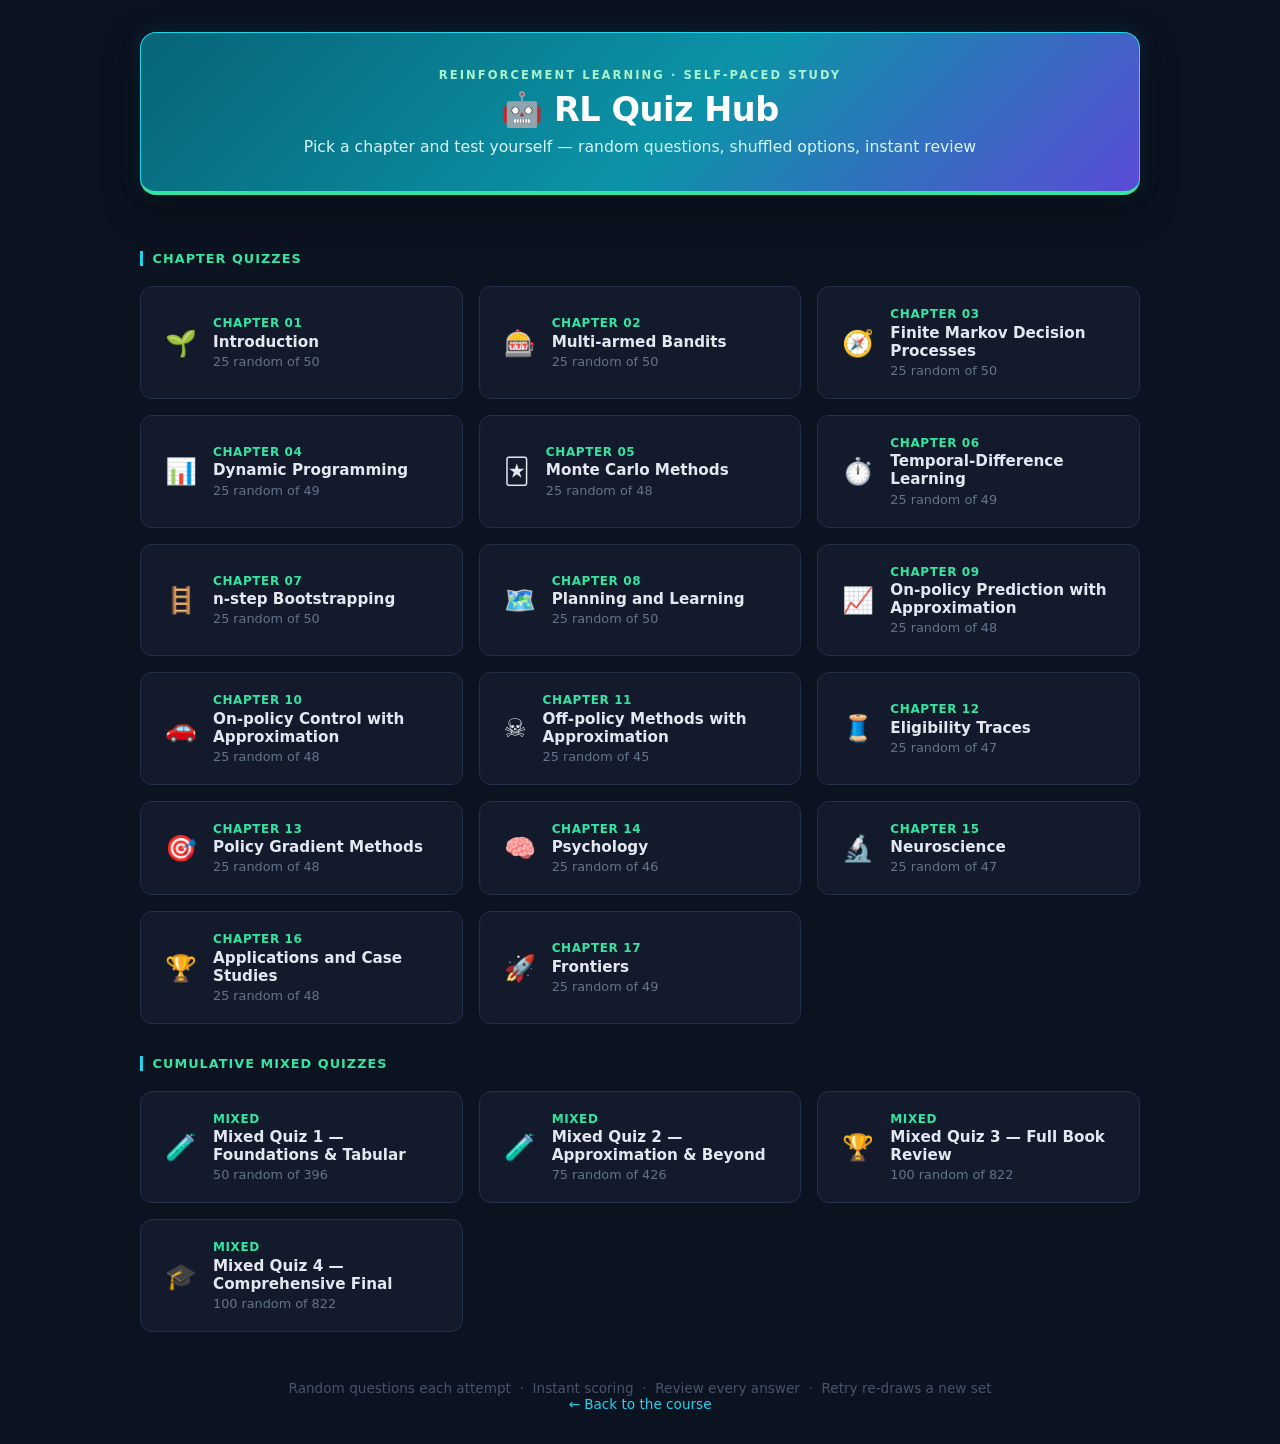
<file: 03-quiz/index.html>
<!DOCTYPE html>
<html lang="en">
<head>
  <meta charset="UTF-8" />
  <meta name="viewport" content="width=device-width, initial-scale=1.0" />
  <title>Reinforcement Learning — Quiz Hub</title>
  <style>
    * { box-sizing: border-box; margin: 0; padding: 0; }

    body {
      font-family: 'Segoe UI', system-ui, sans-serif;
      background: #0b1220;
      color: #e2e8f0;
      min-height: 100vh;
      padding: 2rem 1rem;
    }

    header {
      text-align: center;
      max-width: 1000px;
      margin: 0 auto 2.5rem;
      background: linear-gradient(135deg, #076576 0%, #0c93a8 55%, #5b4bd6 100%);
      border: 1px solid #22d3ee;
      border-bottom: 4px solid #34e5a1;
      border-radius: 16px;
      padding: 2.2rem 1.5rem;
      box-shadow: 0 12px 34px rgba(0, 0, 0, 0.5), 0 0 22px rgba(34, 211, 238, 0.15);
    }

    header .eyebrow {
      font-size: 0.72rem;
      font-weight: 700;
      letter-spacing: 0.18em;
      text-transform: uppercase;
      color: #a7f3d0;
      margin-bottom: 0.5rem;
    }

    header h1 {
      font-size: 2.1rem;
      font-weight: 800;
      color: #ffffff;
      letter-spacing: -0.5px;
    }

    header p {
      margin-top: 0.5rem;
      color: #d7f6ff;
      font-size: 0.98rem;
    }

    .grid {
      display: grid;
      grid-template-columns: repeat(auto-fill, minmax(260px, 1fr));
      gap: 1rem;
      max-width: 1000px;
      margin: 0 auto;
    }

    .card {
      background: #121a2b;
      border: 1px solid #22304a;
      border-radius: 12px;
      padding: 1.25rem 1.5rem;
      cursor: pointer;
      text-decoration: none;
      color: inherit;
      display: flex;
      align-items: center;
      gap: 1rem;
      transition: border-color 0.15s, background 0.15s, transform 0.1s, box-shadow 0.15s;
    }

    .card:hover {
      border-color: #22d3ee;
      background: #16233a;
      transform: translateY(-2px);
      box-shadow: 0 0 14px rgba(34, 211, 238, 0.18);
    }

    .card-icon {
      font-size: 1.6rem;
      flex-shrink: 0;
    }

    .card-body .topic-id {
      font-size: 0.75rem;
      font-weight: 700;
      color: #34e5a1;
      text-transform: uppercase;
      letter-spacing: 0.05em;
    }

    .card-body .topic-title {
      font-size: 0.95rem;
      font-weight: 600;
      color: #e2e8f0;
      margin-top: 0.15rem;
    }

    .card-body .q-count {
      font-size: 0.8rem;
      color: #64748b;
      margin-top: 0.2rem;
    }

    footer {
      text-align: center;
      margin-top: 3rem;
      color: #475569;
      font-size: 0.85rem;
    }
    footer a { color: #22d3ee; text-decoration: none; }
  </style>
</head>
<body>

<header>
  <div class="eyebrow">Reinforcement Learning · Self-Paced Study</div>
  <h1>🤖 RL Quiz Hub</h1>
  <p>Pick a chapter and test yourself — random questions, shuffled options, instant review</p>
</header>

<div class="grid" id="grid"></div>

<footer>
  Random questions each attempt &nbsp;·&nbsp; Instant scoring &nbsp;·&nbsp; Review every answer &nbsp;·&nbsp; Retry re-draws a new set
  <br /><a href="../">← Back to the course</a>
</footer>

<script src="data.js"></script>
<script src="data-part1.js"></script>
<script src="data-part2.js"></script>
<script src="data-part3.js"></script>
<script src="data-01-b.js"></script>
<script src="data-02-b.js"></script>
<script src="data-03-b.js"></script>
<script src="data-04-b.js"></script>
<script src="data-05-b.js"></script>
<script src="data-06-b.js"></script>
<script src="data-07-b.js"></script>
<script src="data-08-b.js"></script>
<script src="data-09-b.js"></script>
<script src="data-10-b.js"></script>
<script src="data-11-b.js"></script>
<script src="data-12-b.js"></script>
<script src="data-13-b.js"></script>
<script src="data-14-b.js"></script>
<script src="data-15-b.js"></script>
<script src="data-16-b.js"></script>
<script src="data-17-b.js"></script>
<script src="data-mixed.js"></script>
<script>
  const ICONS = {
    "01": "🌱", "02": "🎰", "03": "🧭", "04": "📊",
    "05": "🃏", "06": "⏱️", "07": "🪜", "08": "🗺️",
    "09": "📈", "10": "🚗", "11": "☠️", "12": "🧵",
    "13": "🎯", "14": "🧠", "15": "🔬", "16": "🏆", "17": "🚀",
    "mixed-1": "🧪", "mixed-2": "🧪", "mixed-3": "🏆", "mixed-4": "🎓",
  };

  const MIXED_IDS = ["mixed-1", "mixed-2", "mixed-3", "mixed-4"];

  const chapterTopics = TOPICS.filter((t) => !MIXED_IDS.includes(t.id));
  const mixedTopics = TOPICS.filter((t) => MIXED_IDS.includes(t.id));

  const grid = document.getElementById("grid");

  function renderCards(list, labelText) {
    const section = document.createElement("div");
    section.style.cssText = "grid-column:1/-1;margin:1rem 0 0.25rem;";
    section.innerHTML = `<p style="font-size:0.8rem;font-weight:700;color:#34e5a1;text-transform:uppercase;letter-spacing:0.08em;border-left:3px solid #22d3ee;padding-left:0.6rem">${labelText}</p>`;
    grid.appendChild(section);

    list.forEach((topic) => {
      const qs = QUESTIONS[topic.id] || [];
      const attempt = attemptSizeFor(topic.id, qs.length);
      const countText = attempt < qs.length
        ? `${attempt} random of ${qs.length}`
        : `${qs.length} questions`;
      const a = document.createElement("a");
      a.className = "card";
      a.href = `quiz.html?topic=${topic.id}`;
      const label = MIXED_IDS.includes(topic.id) ? "Mixed" : `Chapter ${topic.id}`;
      a.innerHTML = `
        <div class="card-icon">${ICONS[topic.id] || "📋"}</div>
        <div class="card-body">
          <div class="topic-id">${label}</div>
          <div class="topic-title">${topic.title}</div>
          <div class="q-count">${countText}</div>
        </div>`;
      grid.appendChild(a);
    });
  }

  renderCards(chapterTopics, "Chapter Quizzes");
  renderCards(mixedTopics, "Cumulative Mixed Quizzes");
</script>
</body>
</html>
</file>
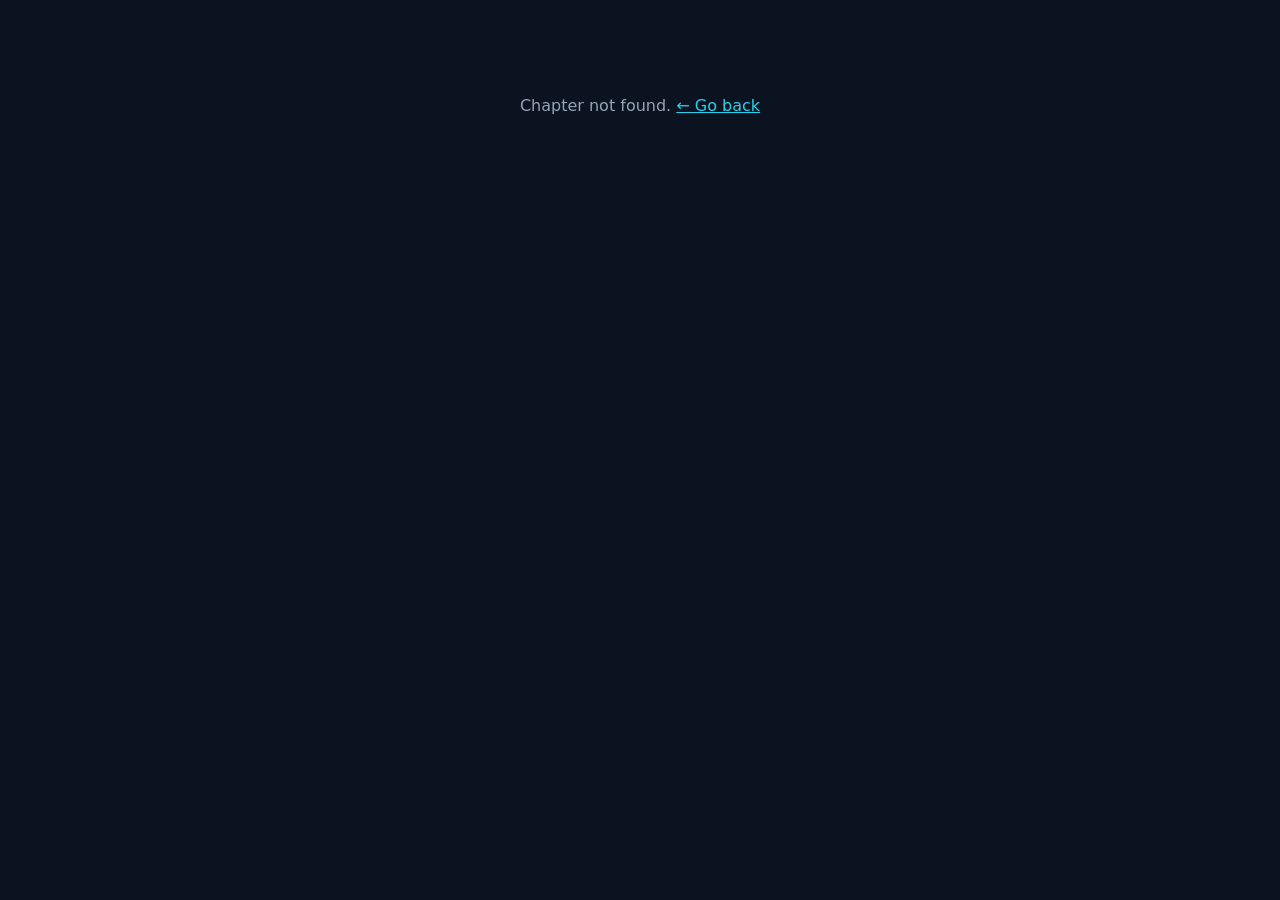
<file: 03-quiz/quiz.html>
<!DOCTYPE html>
<html lang="en">
<head>
  <meta charset="UTF-8" />
  <meta name="viewport" content="width=device-width, initial-scale=1.0" />
  <title>Reinforcement Learning — Quiz</title>
  <style>
    * { box-sizing: border-box; margin: 0; padding: 0; }

    body {
      font-family: 'Segoe UI', system-ui, sans-serif;
      background: #0b1220;
      color: #e2e8f0;
      min-height: 100vh;
      display: flex;
      flex-direction: column;
      align-items: center;
      padding: 2rem 1rem;
    }

    #app { width: 100%; max-width: 960px; }

    /* ── Two-column layout: quiz + sidebar ── */
    .quiz-body { display: flex; gap: 1.5rem; align-items: flex-start; }
    .quiz-main { flex: 1; min-width: 0; }

    .quiz-side {
      width: 220px;
      flex-shrink: 0;
      background: #121a2b;
      border: 1px solid #22304a;
      border-radius: 14px;
      padding: 1rem;
      position: sticky;
      top: 1rem;
    }

    .timer {
      font-size: 1.5rem;
      font-weight: 800;
      text-align: center;
      color: #f1f5f9;
      font-variant-numeric: tabular-nums;
      letter-spacing: 1px;
    }
    .timer-label {
      text-align: center;
      font-size: 0.65rem;
      text-transform: uppercase;
      letter-spacing: 0.08em;
      color: #475569;
      margin-bottom: 0.6rem;
    }
    .side-summary {
      text-align: center;
      font-size: 0.75rem;
      color: #64748b;
      margin-bottom: 0.75rem;
    }

    .qnav-title {
      font-size: 0.65rem;
      text-transform: uppercase;
      letter-spacing: 0.08em;
      color: #475569;
      margin-bottom: 0.4rem;
    }
    .qnav {
      display: grid;
      grid-template-columns: repeat(5, 1fr);
      gap: 0.35rem;
      max-height: 340px;
      overflow-y: auto;
    }
    .qnav button {
      aspect-ratio: 1 / 1;
      border-radius: 6px;
      border: 1.5px solid #22304a;
      background: #0f1626;
      color: #94a3b8;
      font-size: 0.78rem;
      font-weight: 600;
      cursor: pointer;
      padding: 0;
      transition: border-color 0.12s, background 0.12s;
    }
    .qnav button:hover { border-color: #22d3ee; }
    .qnav button.answered {
      background: #05261c;
      border-color: #34e5a1;
      color: #86efac;
    }
    .qnav button.current {
      border-color: #22d3ee;
      box-shadow: 0 0 0 1px #22d3ee;
      color: #fff;
    }

    .side-finish { width: 100%; margin-top: 0.9rem; }

    @media (max-width: 760px) {
      .quiz-body { flex-direction: column; }
      .quiz-side { width: 100%; position: static; }
      .qnav { max-height: 200px; }
    }

    /* ── Header ── */
    .quiz-header {
      display: flex;
      align-items: center;
      gap: 1rem;
      margin-bottom: 1.5rem;
    }

    .back-btn {
      color: #64748b;
      text-decoration: none;
      font-size: 0.85rem;
      display: flex;
      align-items: center;
      gap: 0.3rem;
      transition: color 0.15s;
    }
    .back-btn:hover { color: #94a3b8; }

    .topic-label {
      font-size: 0.8rem;
      font-weight: 600;
      color: #34e5a1;
      text-transform: uppercase;
      letter-spacing: 0.05em;
      margin-left: auto;
    }

    /* ── Progress ── */
    .progress-bar-wrap {
      background: #121a2b;
      border-radius: 99px;
      height: 6px;
      margin-bottom: 0.6rem;
      overflow: hidden;
    }

    .progress-bar-fill {
      height: 100%;
      background: linear-gradient(90deg, #22d3ee, #34e5a1);
      border-radius: 99px;
      transition: width 0.3s ease;
    }

    .progress-text {
      font-size: 0.8rem;
      color: #64748b;
      margin-bottom: 1.5rem;
    }

    /* ── Question card ── */
    .question-card {
      background: #121a2b;
      border: 1px solid #22304a;
      border-radius: 14px;
      padding: 1.75rem 2rem;
    }

    .question-text {
      font-size: 1.05rem;
      font-weight: 600;
      line-height: 1.55;
      color: #f1f5f9;
      margin-bottom: 1.5rem;
    }

    .options { display: flex; flex-direction: column; gap: 0.65rem; }

    .option {
      background: #0f1626;
      border: 1.5px solid #22304a;
      border-radius: 10px;
      padding: 0.85rem 1.1rem;
      cursor: pointer;
      font-size: 0.93rem;
      line-height: 1.45;
      transition: border-color 0.12s, background 0.12s;
      display: flex;
      align-items: flex-start;
      gap: 0.75rem;
    }

    .option:hover:not(.locked) {
      border-color: #22d3ee;
      background: #16233a;
    }

    .option .opt-letter {
      font-weight: 700;
      color: #34e5a1;
      min-width: 1.1rem;
      flex-shrink: 0;
    }

    .option.correct { border-color: #34e5a1; background: #05261c; }
    .option.correct .opt-letter { color: #34e5a1; }

    .option.wrong { border-color: #ef4444; background: #2a0a0a; }
    .option.wrong .opt-letter { color: #ef4444; }

    .option.reveal { border-color: #34e5a1; background: #05261c; opacity: 0.7; }
    .option.reveal .opt-letter { color: #34e5a1; }

    /* ── Explanation ── */
    .explanation {
      margin-top: 1.25rem;
      padding: 1rem 1.1rem;
      background: #0f1626;
      border-left: 3px solid #22d3ee;
      border-radius: 0 8px 8px 0;
      font-size: 0.88rem;
      color: #94a3b8;
      line-height: 1.6;
      display: none;
    }
    .explanation.show { display: block; }
    .explanation strong { color: #cbd5e1; }

    /* ── Buttons ── */
    .btn-row {
      display: flex;
      justify-content: space-between;
      gap: 0.75rem;
      margin-top: 1.5rem;
    }
    .btn-outline:disabled { opacity: 0.35; cursor: default; }

    .btn {
      background: #0c93a8;
      color: #fff;
      border: none;
      border-radius: 8px;
      padding: 0.65rem 1.5rem;
      font-size: 0.9rem;
      font-weight: 600;
      cursor: pointer;
      transition: background 0.15s;
    }
    .btn:hover { background: #12b3cc; }
    .btn:disabled { background: #22304a; color: #475569; cursor: default; }

    /* ── Results screen ── */
    #results { display: none; }

    .score-circle {
      width: 120px;
      height: 120px;
      border-radius: 50%;
      border: 6px solid #22d3ee;
      display: flex;
      flex-direction: column;
      align-items: center;
      justify-content: center;
      margin: 0 auto 1.5rem;
    }

    .score-circle .score-num {
      font-size: 2rem;
      font-weight: 800;
      color: #f1f5f9;
      line-height: 1;
    }

    .score-circle .score-denom { font-size: 0.85rem; color: #64748b; }

    .result-title {
      text-align: center;
      font-size: 1.3rem;
      font-weight: 700;
      color: #f1f5f9;
      margin-bottom: 0.4rem;
    }

    .result-sub {
      text-align: center;
      color: #64748b;
      font-size: 0.9rem;
      margin-bottom: 2rem;
    }

    .review-list { display: flex; flex-direction: column; gap: 1rem; }

    .review-item {
      background: #121a2b;
      border: 1px solid #22304a;
      border-radius: 10px;
      padding: 1.1rem 1.25rem;
    }

    .review-item .review-q {
      font-size: 0.9rem;
      font-weight: 600;
      color: #cbd5e1;
      margin-bottom: 0.5rem;
    }

    .review-item .review-your { font-size: 0.83rem; color: #ef4444; margin-bottom: 0.2rem; }
    .review-item .review-correct { font-size: 0.83rem; color: #34e5a1; margin-bottom: 0.5rem; }
    .review-item .review-good { font-size: 0.83rem; color: #34e5a1; margin-bottom: 0.2rem; }

    .review-item .review-explain {
      font-size: 0.82rem;
      color: #64748b;
      line-height: 1.55;
      border-top: 1px solid #22304a;
      padding-top: 0.5rem;
    }

    .review-item.rev-correct { border-left: 3px solid #34e5a1; }
    .review-item.rev-wrong   { border-left: 3px solid #ef4444; }
    .review-item.rev-skip    { border-left: 3px solid #64748b; }

    .result-actions {
      display: flex;
      gap: 0.75rem;
      justify-content: center;
      margin-top: 2rem;
      flex-wrap: wrap;
    }

    .btn-outline {
      background: transparent;
      border: 1.5px solid #22d3ee;
      color: #22d3ee;
      border-radius: 8px;
      padding: 0.65rem 1.4rem;
      font-size: 0.9rem;
      font-weight: 600;
      cursor: pointer;
      transition: background 0.15s;
      text-decoration: none;
    }
    .btn-outline:hover { background: #16233a; }

    .all-correct .score-circle { border-color: #34e5a1; }
    .all-correct .score-num { color: #34e5a1; }
  </style>
</head>
<body>
<div id="app">

  <!-- Quiz screen -->
  <div id="quiz">
    <div class="quiz-header">
      <a class="back-btn" href="index.html">← All Chapters</a>
      <span class="topic-label" id="topic-label"></span>
    </div>

    <div class="quiz-body">
      <div class="quiz-main">
        <div class="progress-bar-wrap">
          <div class="progress-bar-fill" id="progress-fill" style="width:0%"></div>
        </div>
        <div class="progress-text" id="progress-text"></div>

        <div class="question-card">
          <div class="question-text" id="question-text"></div>
          <div class="options" id="options"></div>
          <div class="explanation" id="explanation"></div>
        </div>

        <div class="btn-row">
          <button class="btn-outline" id="back-btn" disabled>← Back</button>
          <button class="btn" id="next-btn">Skip →</button>
        </div>
      </div>

      <aside class="quiz-side">
        <div class="timer" id="timer">00:00</div>
        <div class="timer-label">Elapsed</div>
        <div class="side-summary" id="side-summary"></div>
        <div class="qnav-title">Questions</div>
        <div class="qnav" id="qnav"></div>
        <button class="btn side-finish" id="finish-btn">Finish ▸</button>
      </aside>
    </div>
  </div>

  <!-- Results screen -->
  <div id="results">
    <div class="quiz-header">
      <a class="back-btn" href="index.html">← All Chapters</a>
      <span class="topic-label" id="results-label"></span>
    </div>

    <div class="question-card" id="score-card">
      <div class="score-circle" id="score-circle">
        <span class="score-num" id="score-num"></span>
        <span class="score-denom" id="score-denom"></span>
      </div>
      <div class="result-title" id="result-title"></div>
      <div class="result-sub" id="result-sub"></div>

      <div class="review-list" id="review-list"></div>

      <div class="result-actions">
        <button class="btn" onclick="restartQuiz()">↺ Retry</button>
        <a class="btn-outline" href="index.html">All Chapters</a>
      </div>
    </div>
  </div>

</div>

<script src="data.js"></script>
<script src="data-part1.js"></script>
<script src="data-part2.js"></script>
<script src="data-part3.js"></script>
<script src="data-01-b.js"></script>
<script src="data-02-b.js"></script>
<script src="data-03-b.js"></script>
<script src="data-04-b.js"></script>
<script src="data-05-b.js"></script>
<script src="data-06-b.js"></script>
<script src="data-07-b.js"></script>
<script src="data-08-b.js"></script>
<script src="data-09-b.js"></script>
<script src="data-10-b.js"></script>
<script src="data-11-b.js"></script>
<script src="data-12-b.js"></script>
<script src="data-13-b.js"></script>
<script src="data-14-b.js"></script>
<script src="data-15-b.js"></script>
<script src="data-16-b.js"></script>
<script src="data-17-b.js"></script>
<script src="data-mixed.js"></script>
<script>
  // ── Init ──────────────────────────────────────────────────────────────────
  const params = new URLSearchParams(location.search);
  const topicId = params.get("topic");

  const topic = TOPICS.find((t) => t.id === topicId);
  const questions = QUESTIONS[topicId];

  if (!topic || !questions || questions.length === 0) {
    document.body.innerHTML = `<div style="text-align:center;padding:4rem;color:#94a3b8">
      Chapter not found. <a href="index.html" style="color:#22d3ee">← Go back</a></div>`;
    throw new Error("Topic not found");
  }

  document.title = `Quiz — ${topic.title}`;
  document.getElementById("topic-label").textContent = topic.title;
  document.getElementById("results-label").textContent = topic.title;

  // How many questions this attempt shows (random subset of the pool).
  const urlN = parseInt(params.get("n"), 10);
  const attemptSize = (urlN > 0)
    ? Math.min(urlN, questions.length)
    : attemptSizeFor(topicId, questions.length);

  // Shuffle a question's options so the correct answer isn't always in the
  // same position; remap the answer index to match the new order.
  function shuffleOptions(q) {
    const order = q.options.map((_, i) => i).sort(() => Math.random() - 0.5);
    return {
      q: q.q,
      options: order.map((i) => q.options[i]),
      answer: order.indexOf(q.answer),
      explain: q.explain,
    };
  }

  // Pick a fresh random subset from the full pool, options shuffled, per attempt.
  function pickQuestions() {
    return [...questions]
      .sort(() => Math.random() - 0.5)
      .slice(0, attemptSize)
      .map(shuffleOptions);
  }

  const LETTERS = ["A", "B", "C", "D", "E", "F"];
  let shuffled = pickQuestions();
  let current = 0;
  let userAnswers = new Array(shuffled.length).fill(null);

  // ── Timer (counts up) ─────────────────────────────────────────────────────
  let elapsed = 0;
  let timerId = null;
  function fmtTime(s) {
    const m = Math.floor(s / 60), ss = s % 60;
    return String(m).padStart(2, "0") + ":" + String(ss).padStart(2, "0");
  }
  function startTimer() {
    stopTimer();
    elapsed = 0;
    document.getElementById("timer").textContent = fmtTime(0);
    timerId = setInterval(() => {
      elapsed++;
      document.getElementById("timer").textContent = fmtTime(elapsed);
    }, 1000);
  }
  function stopTimer() { if (timerId) { clearInterval(timerId); timerId = null; } }

  // ── Sidebar question navigator ────────────────────────────────────────────
  function renderNav() {
    const nav = document.getElementById("qnav");
    nav.innerHTML = "";
    shuffled.forEach((q, i) => {
      const b = document.createElement("button");
      b.textContent = i + 1;
      if (userAnswers[i] !== null) b.classList.add("answered");
      if (i === current) b.classList.add("current");
      b.title = userAnswers[i] !== null ? `Question ${i + 1} — answered` : `Question ${i + 1} — not answered`;
      b.addEventListener("click", () => { current = i; render(); });
      nav.appendChild(b);
    });
    const ans = userAnswers.filter((a) => a !== null).length;
    document.getElementById("side-summary").textContent =
      `${ans} answered · ${shuffled.length - ans} left`;
  }

  // ── Render question (restores answered state when navigating back) ─────────
  function render() {
    const q = shuffled[current];
    const chosen = userAnswers[current];
    const answered = chosen !== null;

    // Progress
    document.getElementById("progress-fill").style.width =
      `${(current / shuffled.length) * 100}%`;
    document.getElementById("progress-text").textContent =
      `Question ${current + 1} of ${shuffled.length}`;

    // Question
    document.getElementById("question-text").textContent = q.q;

    // Options
    const optContainer = document.getElementById("options");
    optContainer.innerHTML = "";
    q.options.forEach((text, i) => {
      const div = document.createElement("div");
      div.className = "option";
      div.innerHTML = `<span class="opt-letter">${LETTERS[i]}</span><span>${text}</span>`;
      if (answered) {
        div.classList.add("locked");
        if (i === chosen && chosen === q.answer) div.classList.add("correct");
        else if (i === chosen) div.classList.add("wrong");
        else if (i === q.answer) div.classList.add("reveal");
      } else {
        div.addEventListener("click", () => selectAnswer(i));
      }
      optContainer.appendChild(div);
    });

    // Explanation (only after answering)
    const exp = document.getElementById("explanation");
    if (answered) {
      exp.innerHTML = `<strong>Explanation:</strong> ${q.explain}`;
      exp.classList.add("show");
    } else {
      exp.classList.remove("show");
      exp.innerHTML = "";
    }

    // Buttons
    document.getElementById("back-btn").disabled = current === 0;
    const nextBtn = document.getElementById("next-btn");
    const last = current === shuffled.length - 1;
    nextBtn.textContent = last ? "See Results" : (answered ? "Next →" : "Skip →");

    renderNav();
  }

  // ── Select answer ─────────────────────────────────────────────────────────
  function selectAnswer(chosen) {
    if (userAnswers[current] !== null) return; // already answered
    userAnswers[current] = chosen;
    render();                                   // re-render to lock + reveal
  }

  // ── Navigation: Back / Skip / Next / Finish ───────────────────────────────
  document.getElementById("back-btn").addEventListener("click", () => {
    if (current > 0) { current--; render(); }
  });
  document.getElementById("next-btn").addEventListener("click", () => {
    if (current < shuffled.length - 1) { current++; render(); }
    else showResults();
  });
  document.getElementById("finish-btn").addEventListener("click", () => {
    const left = userAnswers.filter((a) => a === null).length;
    if (left > 0 && !confirm(`You have ${left} unanswered question(s). Finish and submit now?`)) return;
    showResults();
  });

  // ── Results ───────────────────────────────────────────────────────────────
  function showResults() {
    stopTimer();
    document.getElementById("quiz").style.display = "none";
    document.getElementById("results").style.display = "block";

    const total = shuffled.length;
    const score = shuffled.reduce((s, q, i) => s + (userAnswers[i] === q.answer ? 1 : 0), 0);
    const answeredCount = userAnswers.filter((a) => a !== null).length;
    const pct = Math.round((score / total) * 100);

    document.getElementById("score-num").textContent = score;
    document.getElementById("score-denom").textContent = `/ ${total}`;

    let title, sub;
    if (pct === 100) {
      title = "Perfect Score! 🎉";
      sub = "Flawless. You know this chapter cold.";
      document.getElementById("score-card").classList.add("all-correct");
    } else if (pct >= 80) {
      title = "Great Work! 👏";
      sub = `${pct}% — solid understanding. Review below.`;
    } else if (pct >= 60) {
      title = "Getting There 💪";
      sub = `${pct}% — re-read the notes and try again.`;
    } else {
      title = "Keep Studying 📖";
      sub = `${pct}% — go back to the notes, then retry.`;
    }
    if (answeredCount < total) sub += ` · ${total - answeredCount} skipped`;
    sub += ` · ⏱ ${fmtTime(elapsed)}`;

    document.getElementById("result-title").textContent = title;
    document.getElementById("result-sub").textContent = sub;

    // Full review — every question: your answer, correct answer, explanation
    const reviewList = document.getElementById("review-list");
    reviewList.innerHTML =
      `<p style="font-size:0.75rem;font-weight:700;color:#475569;text-transform:uppercase;letter-spacing:0.06em;margin-bottom:0.25rem">Review — all ${total} questions</p>`;

    shuffled.forEach((q, i) => {
      const chosen = userAnswers[i];
      const isCorrect = chosen === q.answer;
      const div = document.createElement("div");
      div.className = "review-item " + (chosen === null ? "rev-skip" : isCorrect ? "rev-correct" : "rev-wrong");

      let yourLine;
      if (chosen === null) {
        yourLine = `<div class="review-your">— Not answered</div>`;
      } else if (isCorrect) {
        yourLine = `<div class="review-good">✓ Your answer: ${LETTERS[chosen]}. ${q.options[chosen]}</div>`;
      } else {
        yourLine = `<div class="review-your">✗ Your answer: ${LETTERS[chosen]}. ${q.options[chosen]}</div>`;
      }
      const correctLine = isCorrect ? "" :
        `<div class="review-correct">✓ Correct: ${LETTERS[q.answer]}. ${q.options[q.answer]}</div>`;

      div.innerHTML = `
        <div class="review-q">Q${i + 1}: ${q.q}</div>
        ${yourLine}
        ${correctLine}
        <div class="review-explain">${q.explain}</div>`;
      reviewList.appendChild(div);
    });
  }

  // ── Retry ─────────────────────────────────────────────────────────────────
  function restartQuiz() {
    current = 0;
    shuffled = pickQuestions();               // new random subset each retry
    userAnswers = new Array(shuffled.length).fill(null);
    document.getElementById("results").style.display = "none";
    document.getElementById("quiz").style.display = "block";
    document.getElementById("score-card").classList.remove("all-correct");
    startTimer();
    render();
  }

  // ── Start ─────────────────────────────────────────────────────────────────
  startTimer();
  render();
</script>
</body>
</html>
</file>
